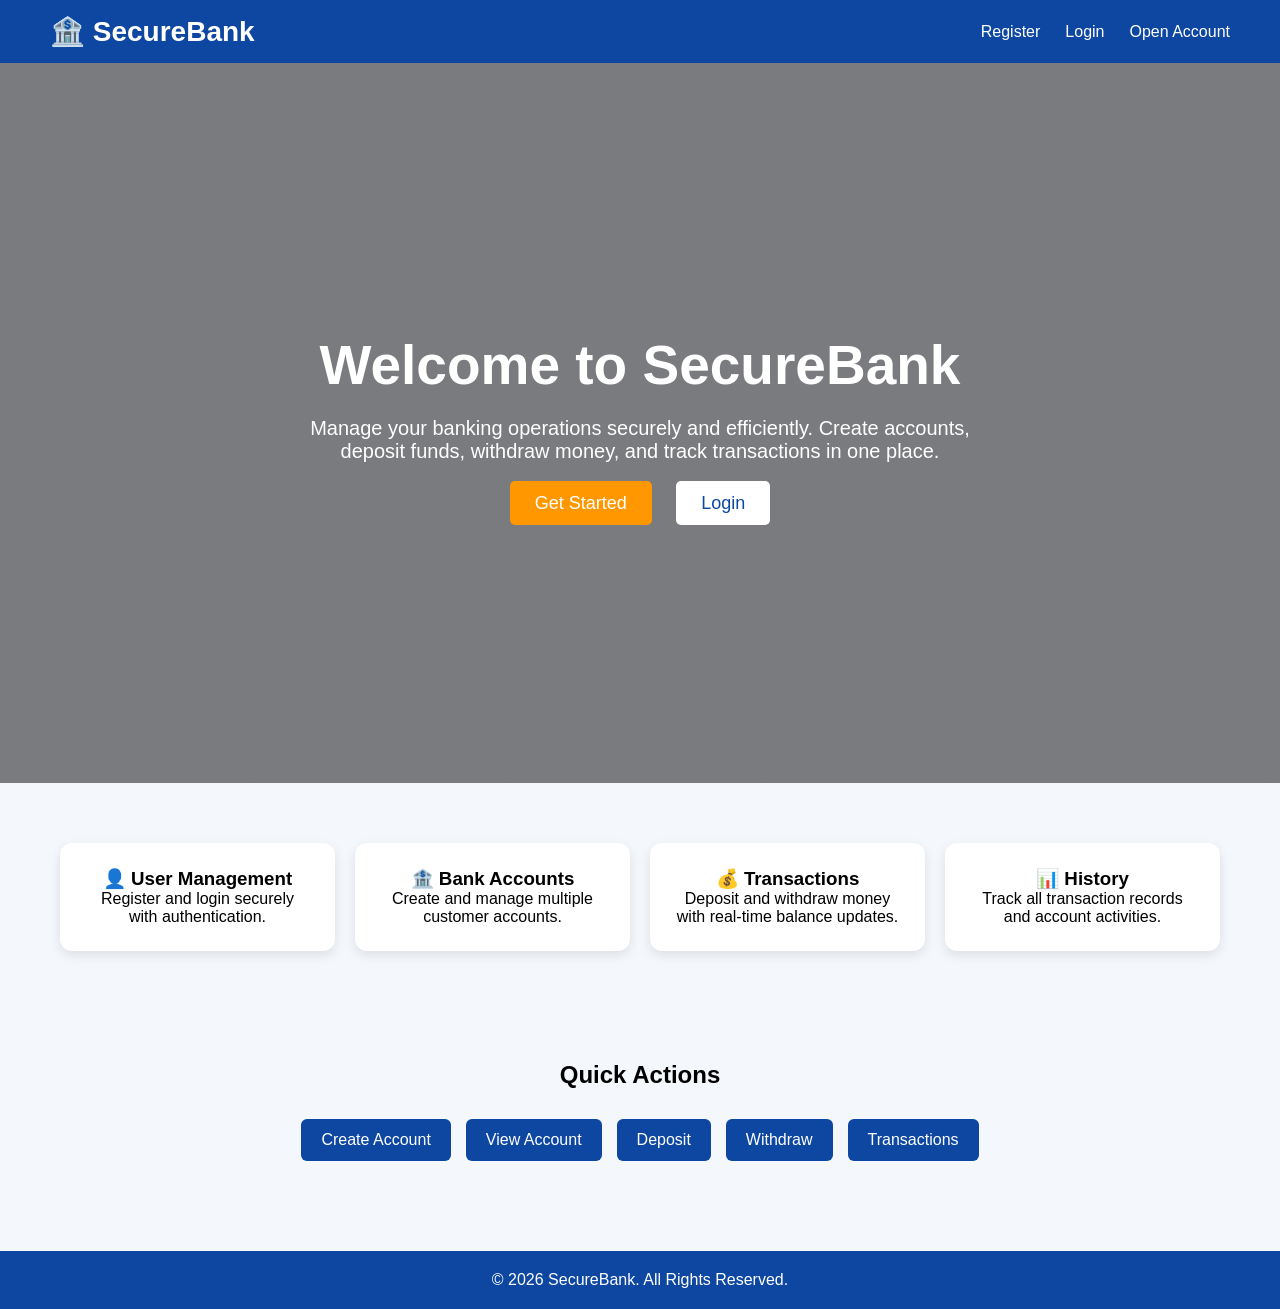
<file: index.html>
<!DOCTYPE html>
<html lang="en">
<head>
    <meta charset="UTF-8">
    <meta name="viewport" content="width=device-width, initial-scale=1.0">
    <title>SecureBank - Bank Management System</title>
    <link rel="stylesheet" href="style.css">
</head>
<body>

    <!-- Navigation Bar -->
    <nav>
        <div class="logo">🏦 SecureBank</div>

        <ul>
            <li><a href="register.html">Register</a></li>
            <li><a href="login.html">Login</a></li>
            <li><a href="create-account.html">Open Account</a></li>
        </ul>
    </nav>

    <!-- Hero Section -->
    <section class="hero">
        <div class="hero-content">
            <h1>Welcome to SecureBank</h1>
            <p>
                Manage your banking operations securely and efficiently.
                Create accounts, deposit funds, withdraw money, and track
                transactions in one place.
            </p>

            <div class="hero-buttons">
                <a href="register.html" class="btn-primary">Get Started</a>
                <a href="login.html" class="btn-secondary">Login</a>
            </div>
        </div>
    </section>

    <!-- Features Section -->
    <section class="features">

        <div class="card">
            <h3>👤 User Management</h3>
            <p>Register and login securely with authentication.</p>
        </div>

        <div class="card">
            <h3>🏦 Bank Accounts</h3>
            <p>Create and manage multiple customer accounts.</p>
        </div>

        <div class="card">
            <h3>💰 Transactions</h3>
            <p>Deposit and withdraw money with real-time balance updates.</p>
        </div>

        <div class="card">
            <h3>📊 History</h3>
            <p>Track all transaction records and account activities.</p>
        </div>

    </section>

    <!-- Quick Access -->
    <section class="quick-access">
        <h2>Quick Actions</h2>

        <div class="action-buttons">
            <a href="create-account.html">Create Account</a>
            <a href="account-details.html">View Account</a>
            <a href="deposit.html">Deposit</a>
            <a href="withdraw.html">Withdraw</a>
            <a href="transactions.html">Transactions</a>
        </div>
    </section>

    <!-- Footer -->
    <footer>
        <p>© 2026 SecureBank. All Rights Reserved.</p>
    </footer>

</body>
</html>
</file>
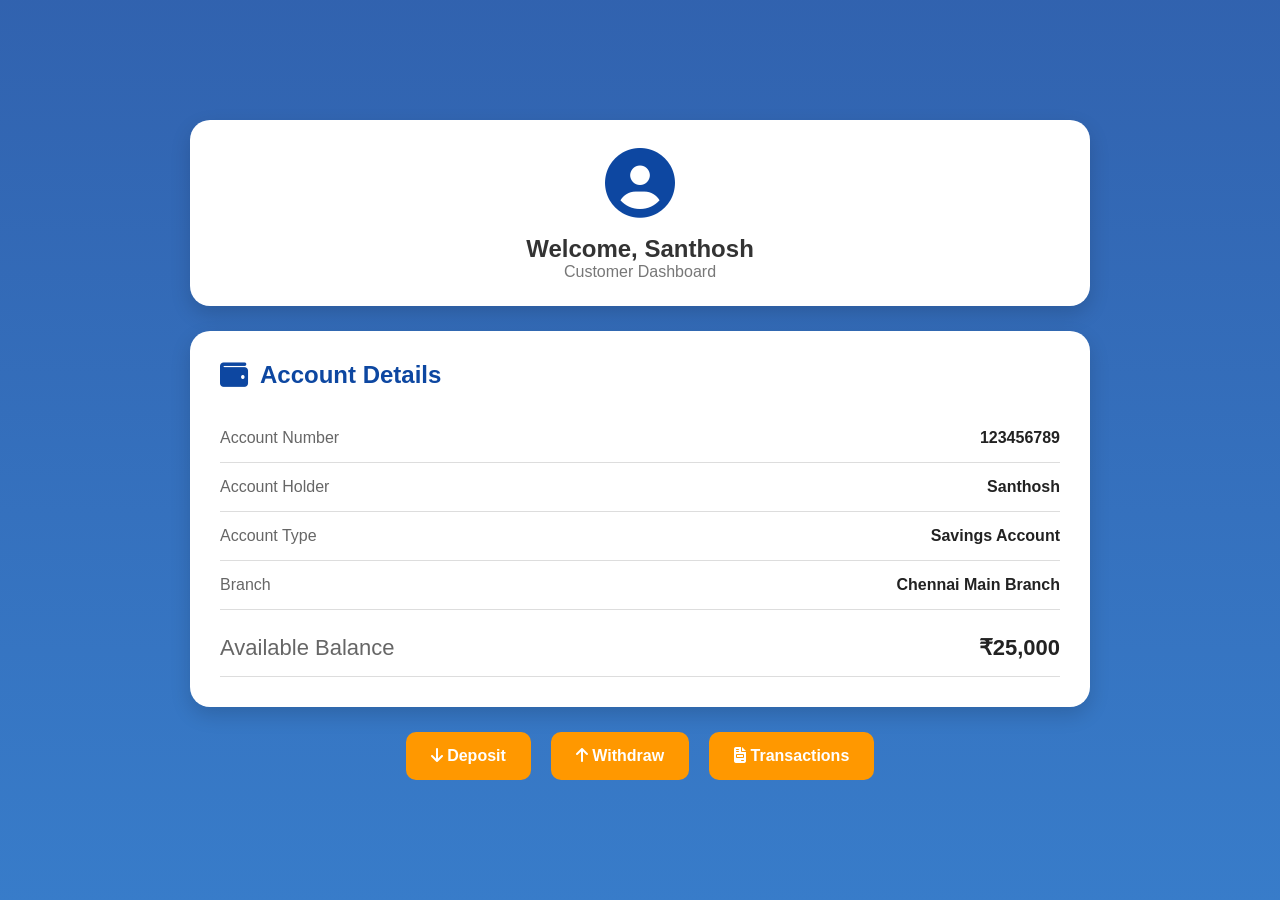
<file: account-details.html>
<!DOCTYPE html>
<html lang="en">
<head>
    <meta charset="UTF-8">
    <meta name="viewport" content="width=device-width, initial-scale=1.0">
    <title>Account Dashboard | SecureBank</title>

    <link rel="stylesheet" href="account-details.css">

    <!-- Font Awesome -->
    <link rel="stylesheet"
    href="https://cdnjs.cloudflare.com/ajax/libs/font-awesome/6.5.1/css/all.min.css">
</head>
<body>

    <div class="dashboard-container">

        <div class="profile-card">

            <div class="profile-icon">
                <i class="fas fa-user-circle"></i>
            </div>

            <h2>Welcome, Santhosh</h2>
            <p>Customer Dashboard</p>

        </div>

        <div class="account-card">

            <div class="card-header">
                <i class="fas fa-wallet"></i>
                <h2>Account Details</h2>
            </div>

            <div class="detail-row">
                <span>Account Number</span>
                <strong>123456789</strong>
            </div>

            <div class="detail-row">
                <span>Account Holder</span>
                <strong>Santhosh</strong>
            </div>

            <div class="detail-row">
                <span>Account Type</span>
                <strong>Savings Account</strong>
            </div>

            <div class="detail-row">
                <span>Branch</span>
                <strong>Chennai Main Branch</strong>
            </div>

            <div class="detail-row balance">
                <span>Available Balance</span>
                <strong>₹25,000</strong>
            </div>

        </div>

        <div class="action-section">

            <a href="deposit.html" class="action-btn">
                <i class="fas fa-arrow-down"></i>
                Deposit
            </a>

            <a href="withdraw.html" class="action-btn">
                <i class="fas fa-arrow-up"></i>
                Withdraw
            </a>

            <a href="transactions.html" class="action-btn">
                <i class="fas fa-file-invoice"></i>
                Transactions
            </a>

        </div>

    </div>

</body>
</html>
</file>
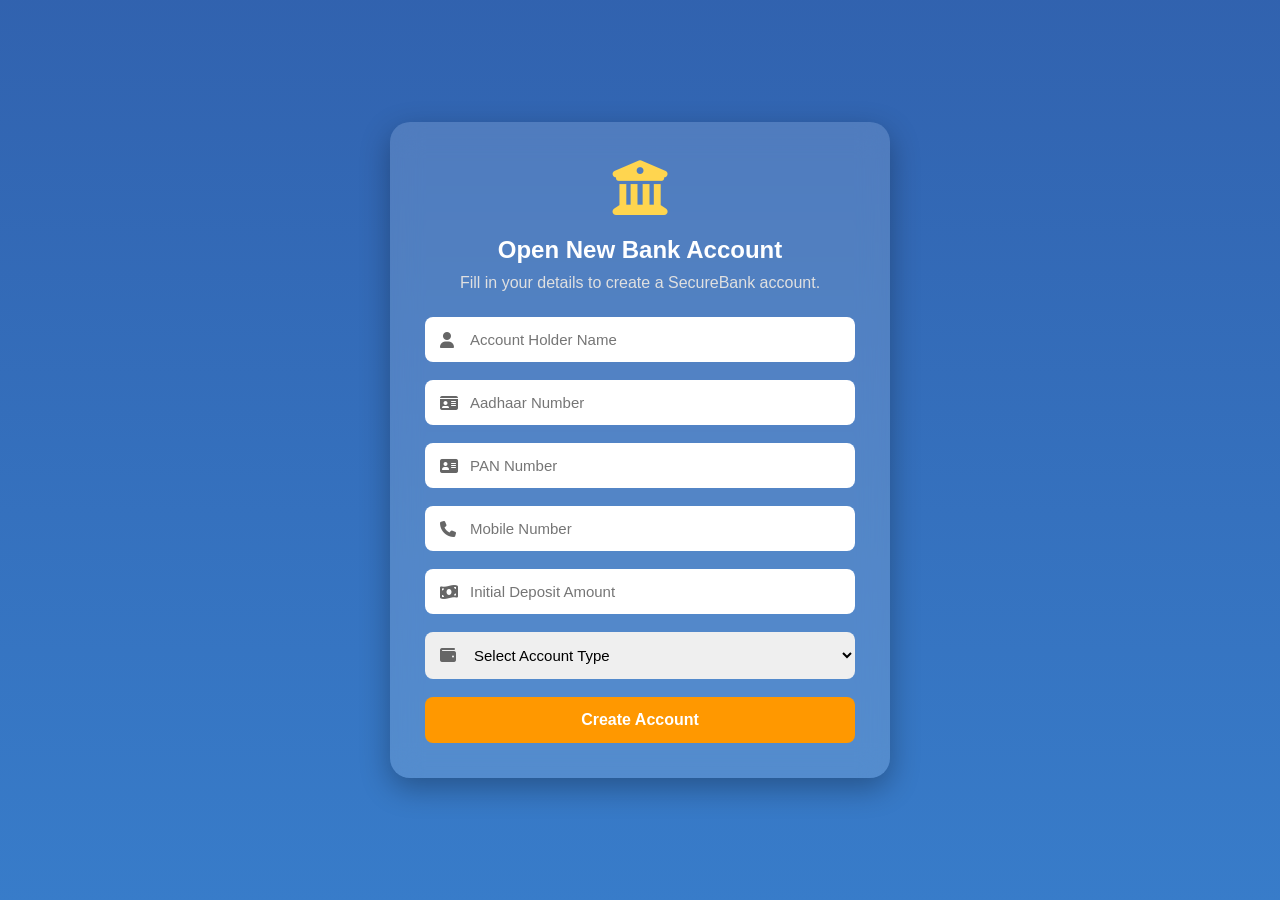
<file: create-account.html>
<!DOCTYPE html>
<html lang="en">
<head>
    <meta charset="UTF-8">
    <meta name="viewport" content="width=device-width, initial-scale=1.0">
    <title>Open Bank Account | SecureBank</title>

    <link rel="stylesheet" href="create-account.css">

    <!-- Font Awesome -->
    <link rel="stylesheet"
    href="https://cdnjs.cloudflare.com/ajax/libs/font-awesome/6.5.1/css/all.min.css">
</head>
<body>

<div class="account-container">

    <div class="account-box">

        <div class="bank-icon">
            <i class="fas fa-building-columns"></i>
        </div>

        <h2>Open New Bank Account</h2>
        <p>Fill in your details to create a SecureBank account.</p>

        <form>

            <div class="input-group">
                <i class="fas fa-user"></i>
                <input type="text"
                placeholder="Account Holder Name" required>
            </div>

            <div class="input-group">
                <i class="fas fa-id-card"></i>
                <input type="text"
                placeholder="Aadhaar Number" required>
            </div>

            <div class="input-group">
                <i class="fas fa-address-card"></i>
                <input type="text"
                placeholder="PAN Number" required>
            </div>

            <div class="input-group">
                <i class="fas fa-phone"></i>
                <input type="tel"
                placeholder="Mobile Number" required>
            </div>

            <div class="input-group">
                <i class="fas fa-money-bill-wave"></i>
                <input type="number"
                placeholder="Initial Deposit Amount" required>
            </div>

            <div class="input-group">
                <i class="fas fa-wallet"></i>

                <select required>
                    <option value="">
                        Select Account Type
                    </option>

                    <option>Savings Account</option>
                    <option>Current Account</option>
                    <option>Fixed Deposit</option>
                </select>
            </div>

            <button type="submit">
                Create Account
            </button>

        </form>

    </div>

</div>

</body>
</html>
</file>
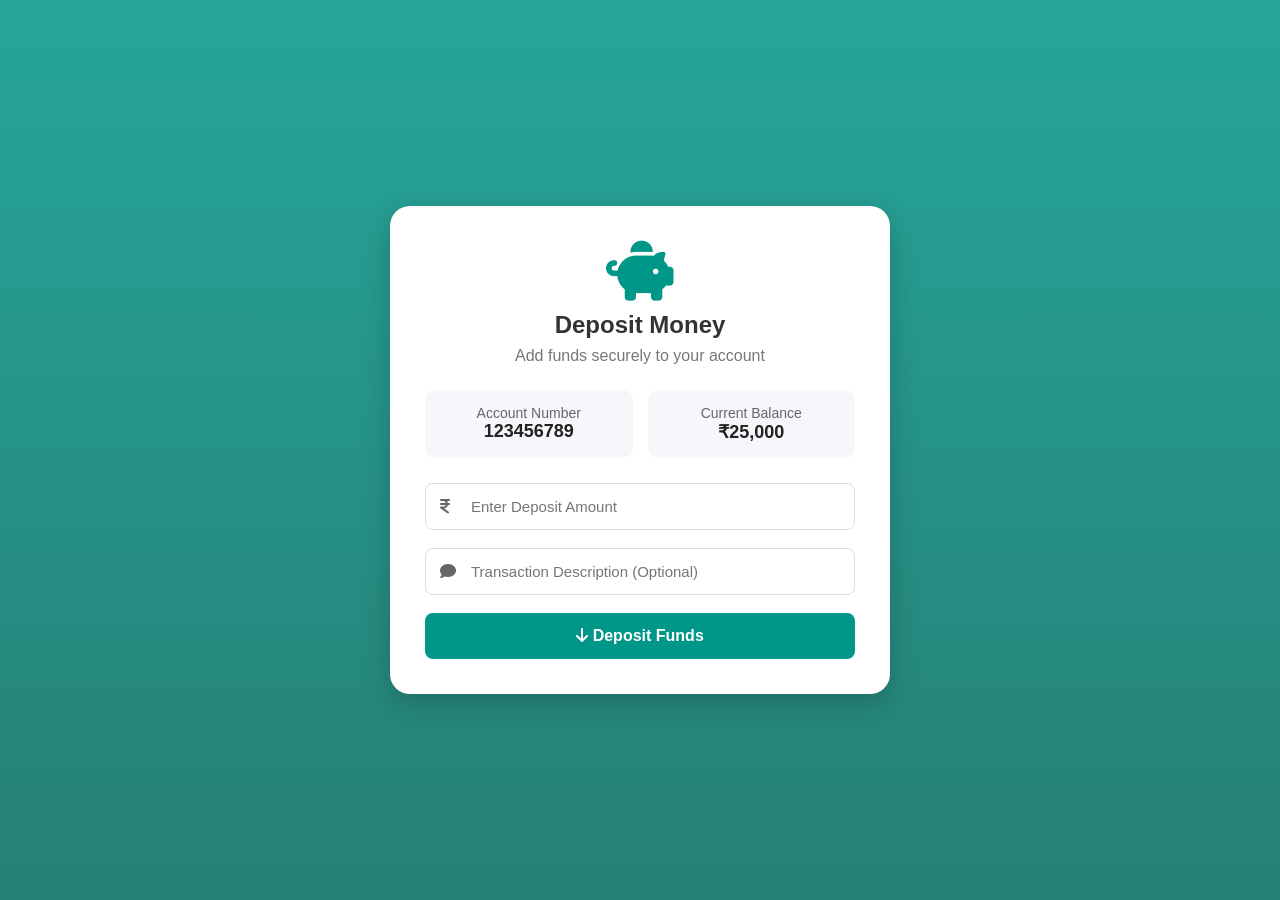
<file: deposit.html>
<!DOCTYPE html>
<html lang="en">
<head>
    <meta charset="UTF-8">
    <meta name="viewport" content="width=device-width, initial-scale=1.0">
    <title>Deposit Funds | SecureBank</title>

    <link rel="stylesheet" href="deposit.css">

    <!-- Font Awesome -->
    <link rel="stylesheet"
    href="https://cdnjs.cloudflare.com/ajax/libs/font-awesome/6.5.1/css/all.min.css">
</head>
<body>

<div class="deposit-container">

    <div class="deposit-card">

        <div class="header">
            <i class="fas fa-piggy-bank"></i>
            <h2>Deposit Money</h2>
            <p>Add funds securely to your account</p>
        </div>

        <div class="account-info">

            <div class="info-box">
                <span>Account Number</span>
                <strong>123456789</strong>
            </div>

            <div class="info-box">
                <span>Current Balance</span>
                <strong>₹25,000</strong>
            </div>

        </div>

        <form>

            <div class="input-group">
                <i class="fas fa-indian-rupee-sign"></i>
                <input type="number"
                       placeholder="Enter Deposit Amount"
                       required>
            </div>

            <div class="input-group">
                <i class="fas fa-comment"></i>
                <input type="text"
                       placeholder="Transaction Description (Optional)">
            </div>

            <button type="submit">
                <i class="fas fa-arrow-down"></i>
                Deposit Funds
            </button>

        </form>

    </div>

</div>

</body>
</html>
</file>
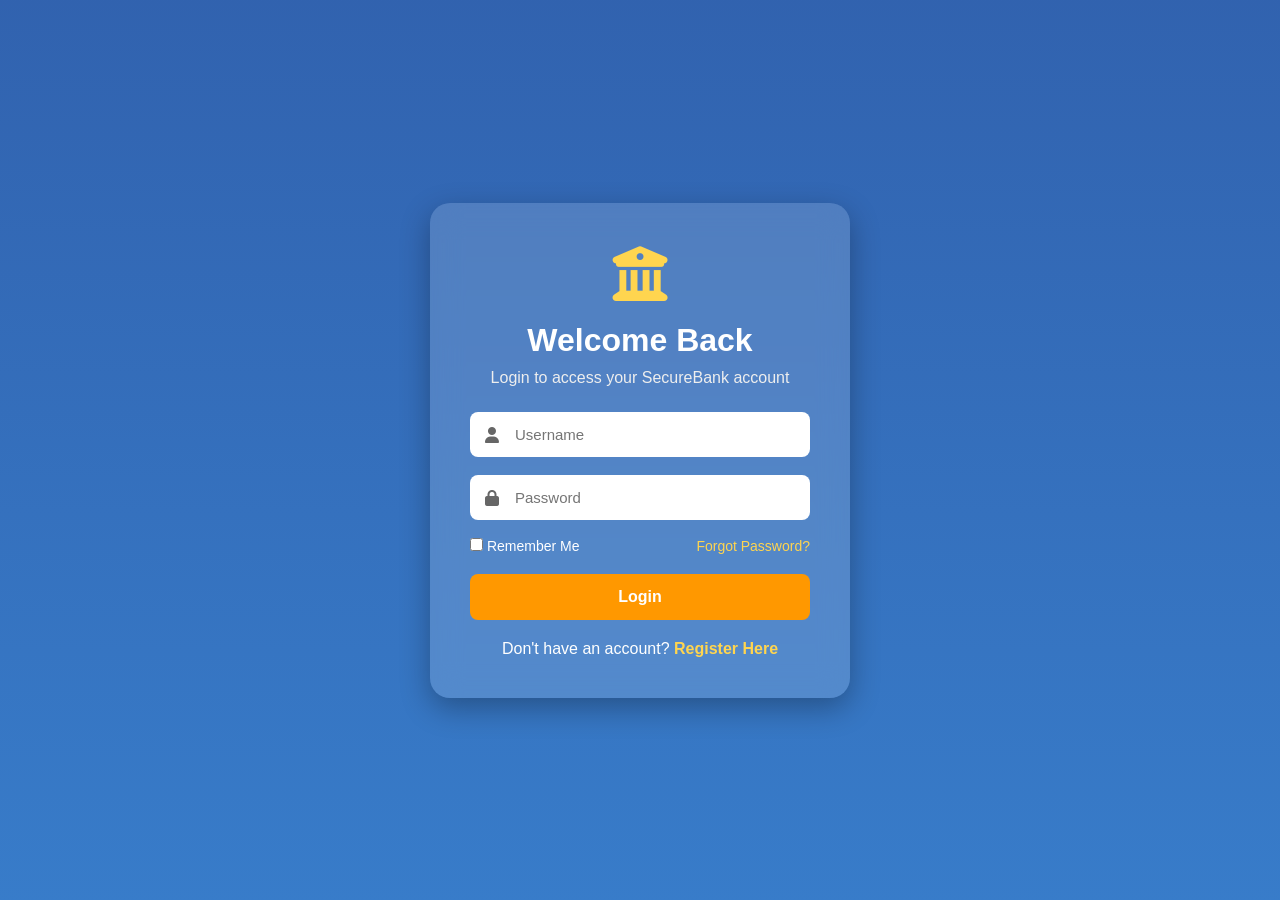
<file: login.html>
<!DOCTYPE html>
<html lang="en">
<head>
    <meta charset="UTF-8">
    <meta name="viewport" content="width=device-width, initial-scale=1.0">
    <title>Login | SecureBank</title>

    <link rel="stylesheet" href="login.css">

    <!-- Font Awesome Icons -->
    <link rel="stylesheet"
    href="https://cdnjs.cloudflare.com/ajax/libs/font-awesome/6.5.1/css/all.min.css">
</head>
<body>

<div class="login-container">

    <div class="login-box">

        <div class="bank-icon">
            <i class="fas fa-university"></i>
        </div>

        <h2>Welcome Back</h2>
        <p>Login to access your SecureBank account</p>

        <form>

            <div class="input-group">
                <i class="fas fa-user"></i>
                <input type="text" placeholder="Username" required>
            </div>

            <div class="input-group">
                <i class="fas fa-lock"></i>
                <input type="password" placeholder="Password" required>
            </div>

            <div class="options">
                <label>
                    <input type="checkbox">
                    Remember Me
                </label>

                <a href="#">Forgot Password?</a>
            </div>

            <button type="submit">
                Login
            </button>

        </form>

        <div class="register-link">
            Don't have an account?
            <a href="register.html">Register Here</a>
        </div>

    </div>

</div>

</body>
</html>
</file>
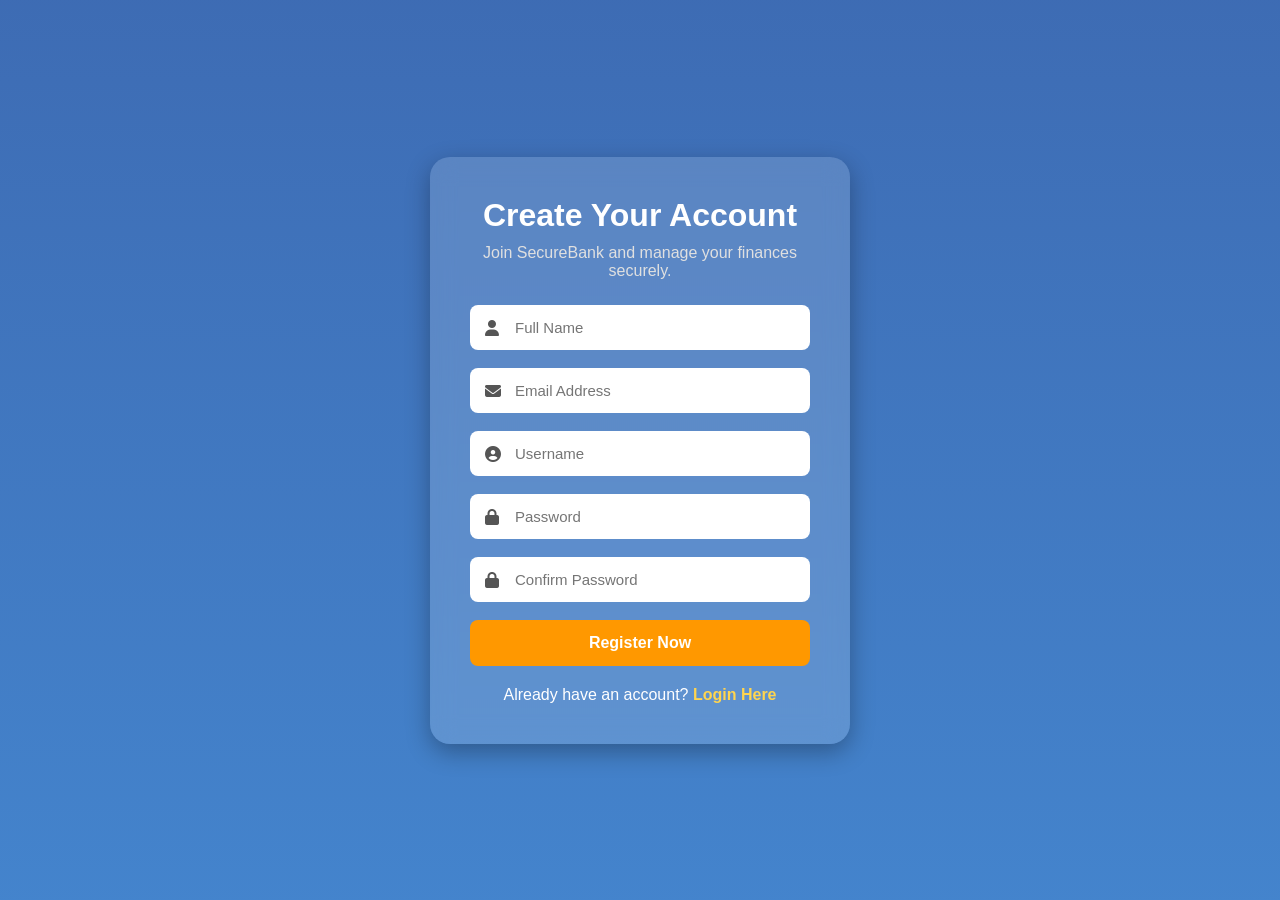
<file: register.html>
<!DOCTYPE html>
<html lang="en">
<head>
    <meta charset="UTF-8">
    <meta name="viewport" content="width=device-width, initial-scale=1.0">
    <title>Create Account | SecureBank</title>
    <link rel="stylesheet" href="register.css">

    <!-- Font Awesome Icons -->
    <link rel="stylesheet"
    href="https://cdnjs.cloudflare.com/ajax/libs/font-awesome/6.5.1/css/all.min.css">
</head>

<body>

<div class="register-container">

    <div class="register-box">

        <h2>Create Your Account</h2>
        <p>Join SecureBank and manage your finances securely.</p>

        <form>

            <div class="input-group">
                <i class="fas fa-user"></i>
                <input type="text" placeholder="Full Name" required>
            </div>

            <div class="input-group">
                <i class="fas fa-envelope"></i>
                <input type="email" placeholder="Email Address" required>
            </div>

            <div class="input-group">
                <i class="fas fa-user-circle"></i>
                <input type="text" placeholder="Username" required>
            </div>

            <div class="input-group">
                <i class="fas fa-lock"></i>
                <input type="password" placeholder="Password" required>
            </div>

            <div class="input-group">
                <i class="fas fa-lock"></i>
                <input type="password" placeholder="Confirm Password" required>
            </div>

            <button type="submit">Register Now</button>

        </form>

        <div class="login-link">
            Already have an account?
            <a href="login.html">Login Here</a>
        </div>

    </div>

</div>

</body>
</html>
</file>
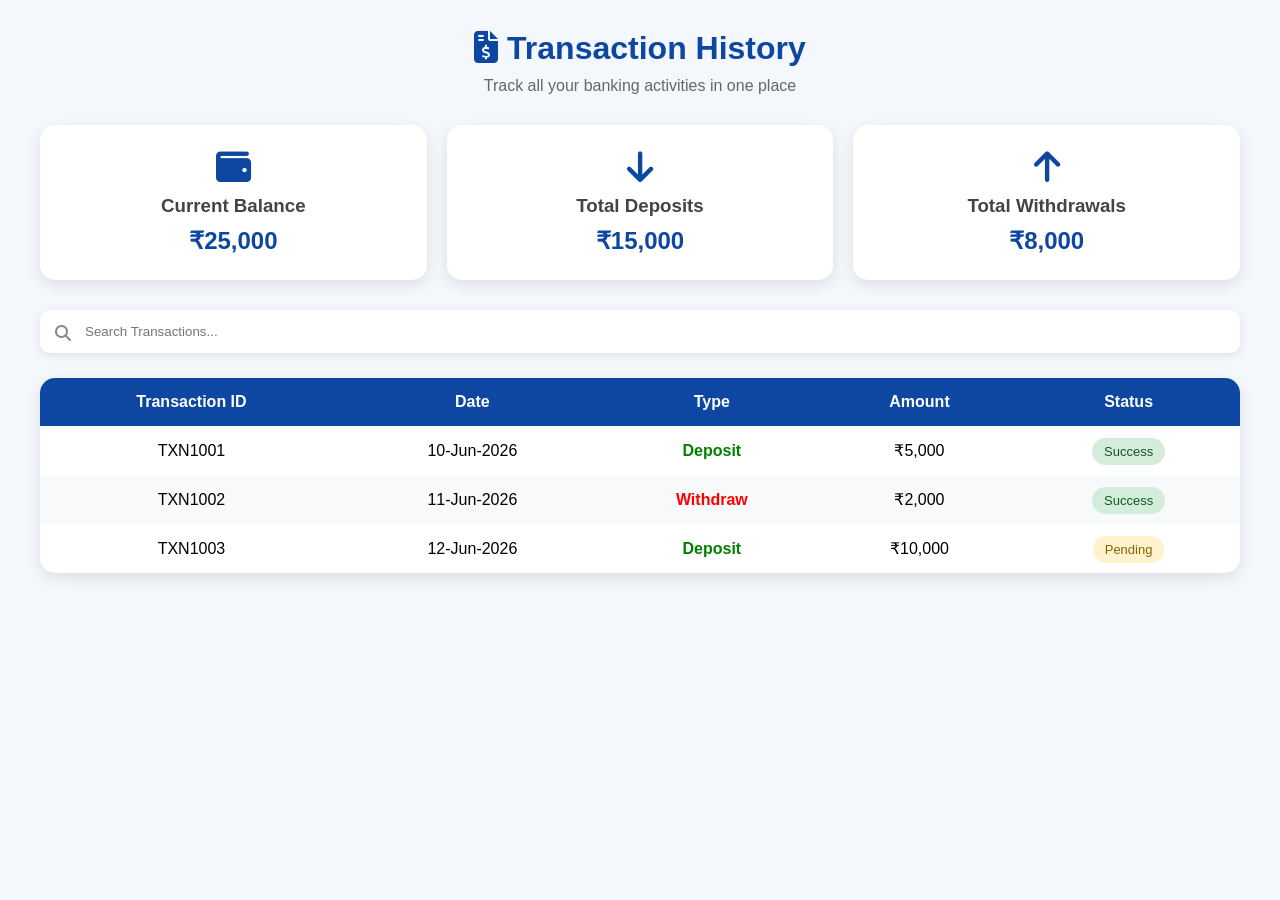
<file: transactions.html>
<!DOCTYPE html>
<html lang="en">
<head>
    <meta charset="UTF-8">
    <meta name="viewport" content="width=device-width, initial-scale=1.0">
    <title>Transaction History | SecureBank</title>

    <link rel="stylesheet" href="transaction-history.css">

    <!-- Font Awesome -->
    <link rel="stylesheet"
    href="https://cdnjs.cloudflare.com/ajax/libs/font-awesome/6.5.1/css/all.min.css">
</head>
<body>

<div class="container">

    <!-- Header -->

    <div class="header">
        <h1>
            <i class="fas fa-file-invoice-dollar"></i>
            Transaction History
        </h1>

        <p>Track all your banking activities in one place</p>
    </div>

    <!-- Summary Cards -->

    <div class="summary-cards">

        <div class="card">
            <i class="fas fa-wallet"></i>
            <h3>Current Balance</h3>
            <p>₹25,000</p>
        </div>

        <div class="card">
            <i class="fas fa-arrow-down"></i>
            <h3>Total Deposits</h3>
            <p>₹15,000</p>
        </div>

        <div class="card">
            <i class="fas fa-arrow-up"></i>
            <h3>Total Withdrawals</h3>
            <p>₹8,000</p>
        </div>

    </div>

    <!-- Search -->

    <div class="search-box">
        <i class="fas fa-search"></i>
        <input type="text" placeholder="Search Transactions...">
    </div>

    <!-- Table -->

    <div class="table-container">

        <table>

            <thead>
                <tr>
                    <th>Transaction ID</th>
                    <th>Date</th>
                    <th>Type</th>
                    <th>Amount</th>
                    <th>Status</th>
                </tr>
            </thead>

            <tbody>

                <tr>
                    <td>TXN1001</td>
                    <td>10-Jun-2026</td>
                    <td class="deposit">Deposit</td>
                    <td>₹5,000</td>
                    <td>
                        <span class="success">Success</span>
                    </td>
                </tr>

                <tr>
                    <td>TXN1002</td>
                    <td>11-Jun-2026</td>
                    <td class="withdraw">Withdraw</td>
                    <td>₹2,000</td>
                    <td>
                        <span class="success">Success</span>
                    </td>
                </tr>

                <tr>
                    <td>TXN1003</td>
                    <td>12-Jun-2026</td>
                    <td class="deposit">Deposit</td>
                    <td>₹10,000</td>
                    <td>
                        <span class="pending">Pending</span>
                    </td>
                </tr>

            </tbody>

        </table>

    </div>

</div>

</body>
</html>
</file>
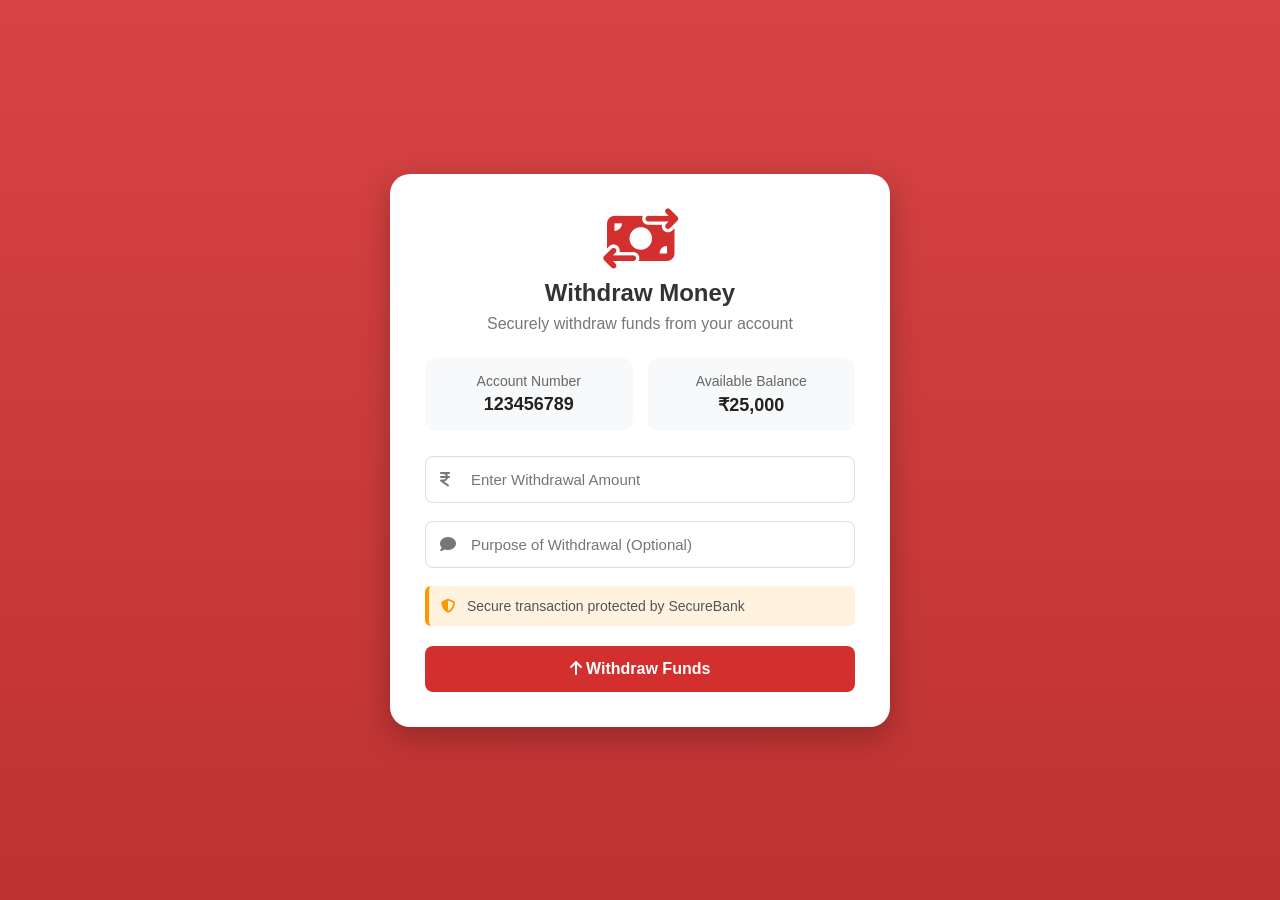
<file: withdraw.html>
<!DOCTYPE html>
<html lang="en">
<head>
    <meta charset="UTF-8">
    <meta name="viewport" content="width=device-width, initial-scale=1.0">
    <title>Withdraw Funds | SecureBank</title>

    <link rel="stylesheet" href="withdraw.css">

    <!-- Font Awesome -->
    <link rel="stylesheet"
    href="https://cdnjs.cloudflare.com/ajax/libs/font-awesome/6.5.1/css/all.min.css">
</head>
<body>

<div class="withdraw-container">

    <div class="withdraw-card">

        <div class="header">
            <i class="fas fa-money-bill-transfer"></i>
            <h2>Withdraw Money</h2>
            <p>Securely withdraw funds from your account</p>
        </div>

        <div class="account-info">

            <div class="info-box">
                <span>Account Number</span>
                <strong>123456789</strong>
            </div>

            <div class="info-box">
                <span>Available Balance</span>
                <strong>₹25,000</strong>
            </div>

        </div>

        <form>

            <div class="input-group">
                <i class="fas fa-indian-rupee-sign"></i>
                <input type="number"
                       placeholder="Enter Withdrawal Amount"
                       required>
            </div>

            <div class="input-group">
                <i class="fas fa-comment"></i>
                <input type="text"
                       placeholder="Purpose of Withdrawal (Optional)">
            </div>

            <div class="security-note">
                <i class="fas fa-shield-alt"></i>
                Secure transaction protected by SecureBank
            </div>

            <button type="submit">
                <i class="fas fa-arrow-up"></i>
                Withdraw Funds
            </button>

        </form>

    </div>

</div>

</body>
</html>
</file>
<file: style.css>
*{
    margin:0;
    padding:0;
    box-sizing:border-box;
    font-family:'Segoe UI', sans-serif;
}

body{
    background:#f4f7fc;
}

/* Navbar */

nav{
    background:#0d47a1;
    color:white;
    display:flex;
    justify-content:space-between;
    align-items:center;
    padding:15px 50px;
}

.logo{
    font-size:28px;
    font-weight:bold;
}

nav ul{
    display:flex;
    list-style:none;
}

nav ul li{
    margin-left:25px;
}

nav ul li a{
    color:white;
    text-decoration:none;
    font-weight:500;
}

/* Hero */

.hero{
    height:80vh;
    background:linear-gradient(rgba(0,0,0,0.5),
    rgba(0,0,0,0.5)),
    url('https://images.unsplash.com/photo-1556740749-887f6717d7e4');
    background-size:cover;
    background-position:center;
    display:flex;
    justify-content:center;
    align-items:center;
    text-align:center;
    color:white;
}

.hero-content{
    max-width:700px;
}

.hero h1{
    font-size:55px;
    margin-bottom:20px;
}

.hero p{
    font-size:20px;
    margin-bottom:30px;
}

.hero-buttons a{
    text-decoration:none;
    padding:12px 25px;
    border-radius:5px;
    margin:10px;
    font-size:18px;
}

.btn-primary{
    background:#ff9800;
    color:white;
}

.btn-secondary{
    background:white;
    color:#0d47a1;
}

/* Features */

.features{
    display:grid;
    grid-template-columns:repeat(auto-fit,minmax(250px,1fr));
    gap:20px;
    padding:60px;
}

.card{
    background:white;
    padding:25px;
    border-radius:12px;
    text-align:center;
    box-shadow:0 4px 12px rgba(0,0,0,0.1);
    transition:0.3s;
}

.card:hover{
    transform:translateY(-8px);
}

/* Quick Access */

.quick-access{
    text-align:center;
    padding:50px;
}

.quick-access h2{
    margin-bottom:30px;
}

.action-buttons{
    display:flex;
    flex-wrap:wrap;
    justify-content:center;
    gap:15px;
}

.action-buttons a{
    text-decoration:none;
    background:#0d47a1;
    color:white;
    padding:12px 20px;
    border-radius:6px;
}

/* Footer */

footer{
    background:#0d47a1;
    color:white;
    text-align:center;
    padding:20px;
    margin-top:40px;
}
</file>
<file: account-details.css>
*{
    margin:0;
    padding:0;
    box-sizing:border-box;
    font-family:'Segoe UI',sans-serif;
}

body{
    min-height:100vh;

    background:
    linear-gradient(
    rgba(13,71,161,0.85),
    rgba(21,101,192,0.85));

    display:flex;
    justify-content:center;
    align-items:center;

    padding:20px;
}

.dashboard-container{
    width:900px;
}

.profile-card{
    background:white;
    padding:25px;
    border-radius:20px;
    text-align:center;
    margin-bottom:25px;

    box-shadow:0 8px 20px rgba(0,0,0,0.15);
}

.profile-icon{
    font-size:70px;
    color:#0d47a1;
    margin-bottom:10px;
}

.profile-card h2{
    color:#333;
}

.profile-card p{
    color:#777;
}

.account-card{
    background:white;
    padding:30px;
    border-radius:20px;

    box-shadow:0 8px 20px rgba(0,0,0,0.15);
}

.card-header{
    display:flex;
    align-items:center;
    gap:12px;

    color:#0d47a1;
    margin-bottom:25px;
}

.card-header i{
    font-size:28px;
}

.detail-row{
    display:flex;
    justify-content:space-between;

    padding:15px 0;

    border-bottom:1px solid #ddd;
}

.detail-row span{
    color:#666;
}

.detail-row strong{
    color:#222;
}

.balance{
    margin-top:10px;
    font-size:22px;
    color:green;
}

.action-section{
    margin-top:25px;

    display:flex;
    justify-content:center;
    gap:20px;
    flex-wrap:wrap;
}

.action-btn{
    text-decoration:none;

    background:#ff9800;
    color:white;

    padding:15px 25px;
    border-radius:10px;

    font-weight:bold;

    transition:0.3s;
}

.action-btn:hover{
    transform:translateY(-4px);
    background:#fb8c00;
}
</file>
<file: create-account.css>
*{
    margin:0;
    padding:0;
    box-sizing:border-box;
    font-family:'Segoe UI',sans-serif;
}

body{
    min-height:100vh;

    background:
    linear-gradient(
    rgba(13,71,161,0.85),
    rgba(21,101,192,0.85)),
    url('https://images.unsplash.com/photo-1563013544-824ae1b704d3');

    background-size:cover;
    background-position:center;

    display:flex;
    justify-content:center;
    align-items:center;

    padding:30px;
}

.account-box{
    width:500px;

    background:rgba(255,255,255,0.15);
    backdrop-filter:blur(15px);

    border-radius:20px;
    padding:35px;

    box-shadow:0 10px 30px rgba(0,0,0,0.3);

    color:white;
}

.bank-icon{
    text-align:center;
    font-size:55px;
    color:#FFD54F;
    margin-bottom:15px;
}

.account-box h2{
    text-align:center;
    margin-bottom:10px;
}

.account-box p{
    text-align:center;
    color:#e0e0e0;
    margin-bottom:25px;
}

.input-group{
    position:relative;
    margin-bottom:18px;
}

.input-group i{
    position:absolute;
    left:15px;
    top:15px;
    color:#666;
    z-index:1;
}

.input-group input,
.input-group select{
    width:100%;
    padding:14px 14px 14px 45px;

    border:none;
    outline:none;

    border-radius:8px;

    font-size:15px;
}

button{
    width:100%;
    padding:14px;

    border:none;
    border-radius:8px;

    background:#ff9800;
    color:white;

    font-size:16px;
    font-weight:bold;

    cursor:pointer;

    transition:0.3s;
}

button:hover{
    background:#fb8c00;
    transform:translateY(-2px);
}
</file>
<file: deposit.css>
*{
    margin:0;
    padding:0;
    box-sizing:border-box;
    font-family:'Segoe UI',sans-serif;
}

body{
    min-height:100vh;

    background:
    linear-gradient(
    rgba(0,150,136,0.85),
    rgba(0,105,92,0.85));

    display:flex;
    justify-content:center;
    align-items:center;

    padding:20px;
}

.deposit-card{
    width:500px;

    background:white;

    padding:35px;

    border-radius:20px;

    box-shadow:0 10px 30px rgba(0,0,0,0.2);
}

.header{
    text-align:center;
    margin-bottom:25px;
}

.header i{
    font-size:60px;
    color:#009688;
    margin-bottom:10px;
}

.header h2{
    color:#333;
    margin-bottom:8px;
}

.header p{
    color:#777;
}

.account-info{
    display:flex;
    justify-content:space-between;
    gap:15px;

    margin-bottom:25px;
}

.info-box{
    flex:1;

    background:#f5f7fa;

    padding:15px;

    border-radius:10px;

    text-align:center;
}

.info-box span{
    display:block;
    color:#666;
    font-size:14px;
}

.info-box strong{
    color:#222;
    font-size:18px;
}

.input-group{
    position:relative;
    margin-bottom:18px;
}

.input-group i{
    position:absolute;
    top:15px;
    left:15px;
    color:#666;
}

.input-group input{
    width:100%;

    padding:14px 14px 14px 45px;

    border:1px solid #ddd;
    border-radius:8px;

    outline:none;
    font-size:15px;
}

.input-group input:focus{
    border-color:#009688;
}

button{
    width:100%;

    padding:14px;

    border:none;
    border-radius:8px;

    background:#009688;
    color:white;

    font-size:16px;
    font-weight:bold;

    cursor:pointer;

    transition:0.3s;
}

button:hover{
    background:#00796b;
    transform:translateY(-2px);
}
</file>
<file: login.css>
*{
    margin:0;
    padding:0;
    box-sizing:border-box;
    font-family:'Segoe UI', sans-serif;
}

body{
    height:100vh;

    background:
    linear-gradient(
    rgba(13,71,161,0.85),
    rgba(21,101,192,0.85)),
    url('https://images.unsplash.com/photo-1520607162513-77705c0f0d4a');

    background-size:cover;
    background-position:center;

    display:flex;
    justify-content:center;
    align-items:center;
}

.login-box{
    width:420px;
    padding:40px;

    background:rgba(255,255,255,0.15);
    backdrop-filter:blur(15px);

    border-radius:20px;

    box-shadow:0 10px 30px rgba(0,0,0,0.3);

    color:white;
}

.bank-icon{
    text-align:center;
    font-size:55px;
    margin-bottom:15px;
    color:#FFD54F;
}

.login-box h2{
    text-align:center;
    margin-bottom:10px;
    font-size:32px;
}

.login-box p{
    text-align:center;
    margin-bottom:25px;
    color:#eeeeee;
}

.input-group{
    position:relative;
    margin-bottom:18px;
}

.input-group i{
    position:absolute;
    left:15px;
    top:15px;
    color:#666;
}

.input-group input{
    width:100%;
    padding:14px 14px 14px 45px;
    border:none;
    border-radius:8px;
    outline:none;
    font-size:15px;
}

.options{
    display:flex;
    justify-content:space-between;
    align-items:center;
    margin-bottom:20px;
    font-size:14px;
}

.options a{
    color:#FFD54F;
    text-decoration:none;
}

.options a:hover{
    text-decoration:underline;
}

button{
    width:100%;
    padding:14px;
    border:none;
    border-radius:8px;

    background:#ff9800;
    color:white;

    font-size:16px;
    font-weight:bold;

    cursor:pointer;

    transition:0.3s;
}

button:hover{
    background:#fb8c00;
    transform:translateY(-2px);
}

.register-link{
    text-align:center;
    margin-top:20px;
}

.register-link a{
    color:#FFD54F;
    text-decoration:none;
    font-weight:bold;
}

.register-link a:hover{
    text-decoration:underline;
}
</file>
<file: register.css>
*{
    margin:0;
    padding:0;
    box-sizing:border-box;
    font-family:'Segoe UI', sans-serif;
}

body{
    height:100vh;

    background:
    linear-gradient(
    rgba(13,71,161,0.8),
    rgba(21,101,192,0.8)),
    url('https://images.unsplash.com/photo-1554224155-6726b3ff858f');

    background-size:cover;
    background-position:center;

    display:flex;
    justify-content:center;
    align-items:center;
}

.register-box{
    width:420px;
    padding:40px;

    background:rgba(255,255,255,0.15);
    backdrop-filter:blur(12px);

    border-radius:20px;

    box-shadow:0 8px 25px rgba(0,0,0,0.3);

    color:white;
}

.register-box h2{
    text-align:center;
    margin-bottom:10px;
    font-size:32px;
}

.register-box p{
    text-align:center;
    margin-bottom:25px;
    color:#e0e0e0;
}

.input-group{
    position:relative;
    margin-bottom:18px;
}

.input-group i{
    position:absolute;
    left:15px;
    top:15px;
    color:#555;
}

.input-group input{
    width:100%;
    padding:14px 14px 14px 45px;
    border:none;
    border-radius:8px;
    outline:none;
    font-size:15px;
}

button{
    width:100%;
    padding:14px;
    border:none;
    border-radius:8px;

    background:#ff9800;
    color:white;

    font-size:16px;
    font-weight:bold;

    cursor:pointer;

    transition:0.3s;
}

button:hover{
    background:#fb8c00;
    transform:scale(1.03);
}

.login-link{
    text-align:center;
    margin-top:20px;
}

.login-link a{
    color:#FFD54F;
    text-decoration:none;
    font-weight:bold;
}

.login-link a:hover{
    text-decoration:underline;
}
</file>
<file: transaction-history.css>
*{
    margin:0;
    padding:0;
    box-sizing:border-box;
    font-family:'Segoe UI',sans-serif;
}

body{
    background:#f4f7fc;
    min-height:100vh;
    padding:30px;
}

.container{
    max-width:1200px;
    margin:auto;
}

/* Header */

.header{
    text-align:center;
    margin-bottom:30px;
}

.header h1{
    color:#0d47a1;
    margin-bottom:10px;
}

.header p{
    color:#666;
}

/* Cards */

.summary-cards{
    display:grid;
    grid-template-columns:repeat(auto-fit,minmax(250px,1fr));
    gap:20px;
    margin-bottom:30px;
}

.card{
    background:white;
    padding:25px;
    border-radius:15px;
    text-align:center;

    box-shadow:0 5px 15px rgba(0,0,0,0.1);
}

.card i{
    font-size:35px;
    color:#0d47a1;
    margin-bottom:10px;
}

.card h3{
    color:#444;
}

.card p{
    margin-top:10px;
    font-size:24px;
    font-weight:bold;
    color:#0d47a1;
}

/* Search */

.search-box{
    position:relative;
    margin-bottom:25px;
}

.search-box i{
    position:absolute;
    top:15px;
    left:15px;
    color:#888;
}

.search-box input{
    width:100%;
    padding:14px 14px 14px 45px;

    border:none;
    border-radius:10px;

    box-shadow:0 2px 10px rgba(0,0,0,0.1);

    outline:none;
}

/* Table */

.table-container{
    background:white;
    border-radius:15px;
    overflow:hidden;

    box-shadow:0 5px 15px rgba(0,0,0,0.1);
}

table{
    width:100%;
    border-collapse:collapse;
}

thead{
    background:#0d47a1;
    color:white;
}

th,td{
    padding:15px;
    text-align:center;
}

tbody tr:nth-child(even){
    background:#f8f9fa;
}

tbody tr:hover{
    background:#eef4ff;
}

.deposit{
    color:green;
    font-weight:bold;
}

.withdraw{
    color:red;
    font-weight:bold;
}

/* Status */

.success{
    background:#d4edda;
    color:#155724;

    padding:6px 12px;
    border-radius:20px;

    font-size:13px;
}

.pending{
    background:#fff3cd;
    color:#856404;

    padding:6px 12px;
    border-radius:20px;

    font-size:13px;
}
</file>
<file: withdraw.css>
*{
    margin:0;
    padding:0;
    box-sizing:border-box;
    font-family:'Segoe UI',sans-serif;
}

body{
    min-height:100vh;

    background:
    linear-gradient(
    rgba(211,47,47,0.9),
    rgba(183,28,28,0.9));

    display:flex;
    justify-content:center;
    align-items:center;

    padding:20px;
}

.withdraw-card{
    width:500px;

    background:white;

    padding:35px;

    border-radius:20px;

    box-shadow:0 10px 30px rgba(0,0,0,0.25);
}

.header{
    text-align:center;
    margin-bottom:25px;
}

.header i{
    font-size:60px;
    color:#d32f2f;
    margin-bottom:10px;
}

.header h2{
    color:#333;
    margin-bottom:8px;
}

.header p{
    color:#777;
}

.account-info{
    display:flex;
    gap:15px;
    margin-bottom:25px;
}

.info-box{
    flex:1;

    background:#f8f9fa;

    padding:15px;

    border-radius:10px;

    text-align:center;
}

.info-box span{
    display:block;
    color:#666;
    font-size:14px;
    margin-bottom:5px;
}

.info-box strong{
    color:#222;
    font-size:18px;
}

.input-group{
    position:relative;
    margin-bottom:18px;
}

.input-group i{
    position:absolute;
    left:15px;
    top:15px;
    color:#777;
}

.input-group input{
    width:100%;

    padding:14px 14px 14px 45px;

    border:1px solid #ddd;
    border-radius:8px;

    outline:none;
    font-size:15px;
}

.input-group input:focus{
    border-color:#d32f2f;
}

.security-note{
    background:#fff3e0;

    border-left:4px solid #ff9800;

    padding:12px;

    border-radius:6px;

    margin-bottom:20px;

    color:#555;
    font-size:14px;
}

.security-note i{
    color:#ff9800;
    margin-right:8px;
}

button{
    width:100%;

    padding:14px;

    border:none;
    border-radius:8px;

    background:#d32f2f;
    color:white;

    font-size:16px;
    font-weight:bold;

    cursor:pointer;

    transition:0.3s;
}

button:hover{
    background:#b71c1c;
    transform:translateY(-2px);
}
</file>
